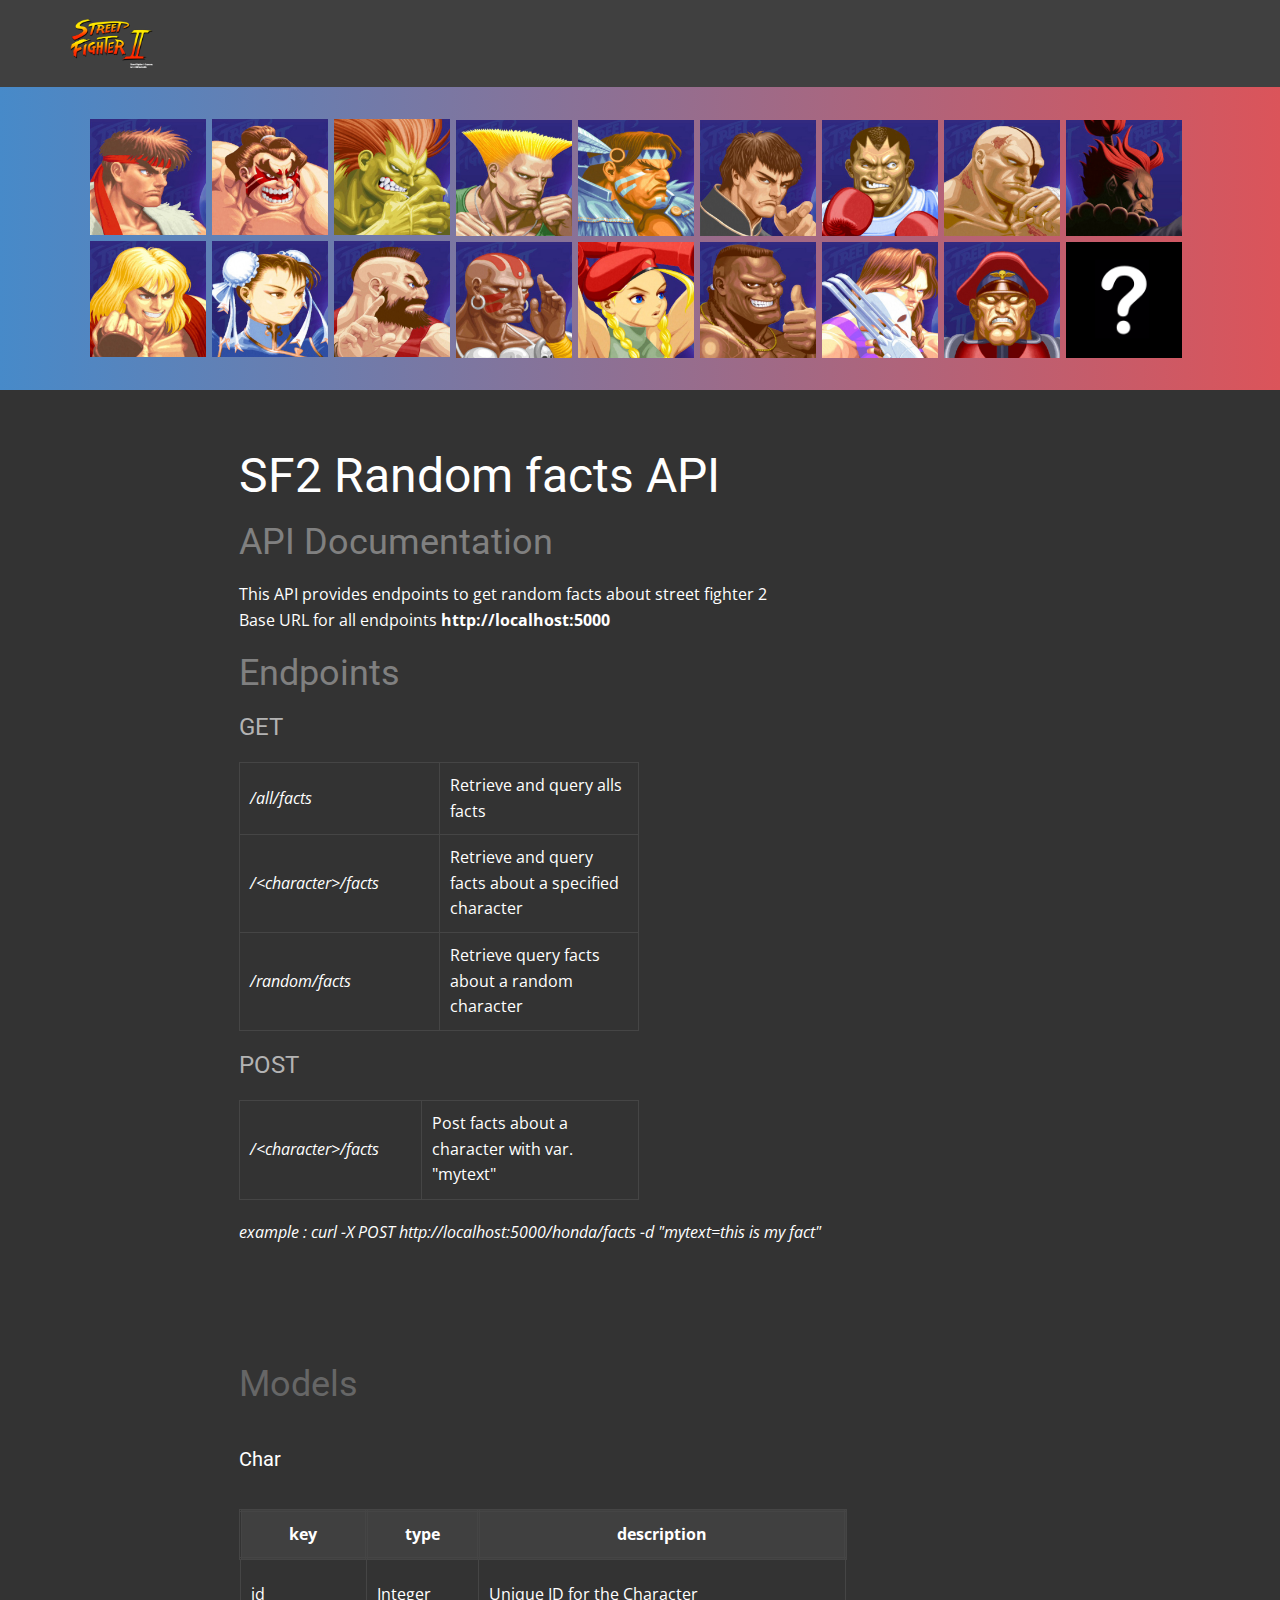
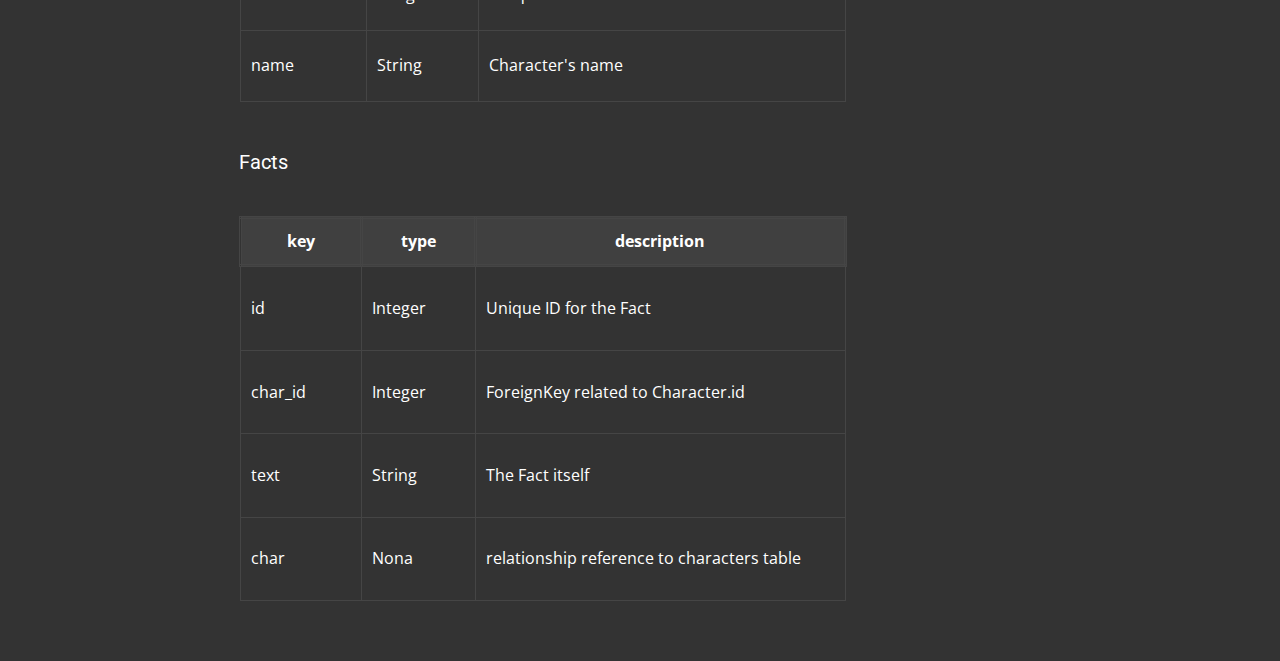
<file: services/myapp/index.html>
<!DOCTYPE html>
<html style="font-size: 16px;">
  <head>
    <meta name="viewport" content="width=device-width, initial-scale=1.0">
    <meta charset="utf-8">
    <meta name="keywords" content="Character Select">
    <meta name="description" content="">
    <meta name="page_type" content="np-template-header-footer-from-plugin">
    <title>SF2 Random facts</title>
    <link rel="stylesheet" href="nicepage.css" media="screen">
<link rel="stylesheet" href="SF2-Random-facts.css" media="screen">
    <script class="u-script" type="text/javascript" src="jquery.js" defer=""></script>
    <script class="u-script" type="text/javascript" src="nicepage.js" defer=""></script>
    
    
    
    
    <link id="u-theme-google-font" rel="stylesheet" href="https://fonts.googleapis.com/css?family=Roboto:100,100i,300,300i,400,400i,500,500i,700,700i,900,900i|Open+Sans:300,300i,400,400i,600,600i,700,700i,800,800i">
    <link id="u-page-google-font" rel="stylesheet" href="https://fonts.googleapis.com/css?family=ABeeZee">
    <script type="application/ld+json">{
		"@context": "http://schema.org",
		"@type": "Organization",
		"name": "Site1",
		"url": "index.html",
		"logo": "images/sf2logo.png"
}</script>
    <meta property="og:title" content="SF2 Random facts">
    <meta property="og:type" content="website">
    <meta name="theme-color" content="#478ac9">
    <link rel="canonical" href="index.html">
    <meta property="og:url" content="index.html">
  </head>
  <body data-home-page="SF2-Random-facts.html" data-home-page-title="SF2 Random facts" class="u-body u-gradient" style="background-image: linear-gradient(to right, #478ac9, #db545a);"><header class="u-clearfix u-grey-75 u-header u-header" id="sec-b655"><div class="u-clearfix u-sheet u-valign-middle u-sheet-1">
        <a href="#" class="u-image u-logo u-image-1">
          <img src="images/sf2logo.png" class="u-logo-image u-logo-image-1" data-image-width="83">
        </a>
      </div></header>
    <section class="u-align-center u-clearfix u-section-1" id="sec-33a7">
      <div class="u-clearfix u-sheet u-valign-middle-xl u-sheet-1">
        <div class="u-clearfix u-gutter-6 u-layout-wrap u-layout-wrap-1">
          <div class="u-gutter-0 u-layout">
            <div class="u-layout-col">
              <div class="u-size-30">
                <div class="u-layout-row">
                  <div class="u-container-style u-effect-hover-zoom u-layout-cell u-left-cell u-size-20 u-layout-cell-1" src="" data-image-width="800" data-image-height="803" data-href="http://localhost:5000/ryu/facts">
                    <div class="u-background-effect u-expanded">
                      <div class="u-background-effect-image u-expanded u-image u-image-1" data-image-width="800" data-image-height="803"></div>
                    </div>
                    <div class="u-container-layout u-container-layout-1"></div>
                  </div>
                  <div class="u-container-style u-effect-hover-zoom u-layout-cell u-size-20 u-layout-cell-2" src="" data-href="http://localhost:5000/honda/facts">
                    <div class="u-background-effect u-expanded">
                      <div class="u-background-effect-image u-expanded u-image u-image-2"></div>
                    </div>
                    <div class="u-container-layout u-container-layout-2"></div>
                  </div>
                  <div class="u-container-style u-effect-hover-zoom u-layout-cell u-right-cell u-size-20 u-layout-cell-3" src="" data-href="http://localhost:5000/blanka/facts">
                    <div class="u-background-effect u-expanded">
                      <div class="u-background-effect-image u-expanded u-image u-image-3"></div>
                    </div>
                    <div class="u-container-layout u-container-layout-3"></div>
                  </div>
                </div>
              </div>
              <div class="u-size-30">
                <div class="u-layout-row">
                  <div class="u-container-style u-effect-hover-zoom u-layout-cell u-left-cell u-size-20 u-layout-cell-4" src="" data-href="http://localhost:5000/ken/facts">
                    <div class="u-background-effect u-expanded">
                      <div class="u-background-effect-image u-expanded u-image u-image-4"></div>
                    </div>
                    <div class="u-container-layout u-container-layout-4"></div>
                  </div>
                  <div class="u-container-style u-effect-hover-zoom u-layout-cell u-size-20 u-layout-cell-5" src="" data-href="http://localhost:5000/chunli/facts">
                    <div class="u-background-effect u-expanded">
                      <div class="u-background-effect-image u-expanded u-image u-image-5"></div>
                    </div>
                    <div class="u-container-layout u-container-layout-5"></div>
                  </div>
                  <div class="u-container-style u-effect-hover-zoom u-layout-cell u-right-cell u-size-20 u-layout-cell-6" src="" data-href="http://localhost:5000/zangief/facts">
                    <div class="u-background-effect u-expanded">
                      <div class="u-background-effect-image u-expanded u-image u-image-6"></div>
                    </div>
                    <div class="u-container-layout u-container-layout-6"></div>
                  </div>
                </div>
              </div>
            </div>
          </div>
        </div>
        <div class="u-clearfix u-gutter-6 u-layout-wrap u-layout-wrap-2">
          <div class="u-gutter-0 u-layout">
            <div class="u-layout-col">
              <div class="u-size-30">
                <div class="u-layout-row">
                  <div class="u-container-style u-effect-hover-zoom u-layout-cell u-left-cell u-size-20 u-layout-cell-7" src="" data-href="http://localhost:5000/balrog/facts">
                    <div class="u-background-effect u-expanded">
                      <div class="u-background-effect-image u-expanded u-image u-image-7"></div>
                    </div>
                    <div class="u-container-layout u-container-layout-7"></div>
                  </div>
                  <div class="u-container-style u-effect-hover-zoom u-layout-cell u-size-20 u-layout-cell-8" src="" data-href="http://localhost:5000/sagat/facts">
                    <div class="u-background-effect u-expanded">
                      <div class="u-background-effect-image u-expanded u-image u-image-8"></div>
                    </div>
                    <div class="u-container-layout u-container-layout-8"></div>
                  </div>
                  <div class="u-container-style u-effect-hover-zoom u-layout-cell u-right-cell u-size-20 u-layout-cell-9" src="" data-href="http://localhost:5000/akuma/facts">
                    <div class="u-background-effect u-expanded">
                      <div class="u-background-effect-image u-expanded u-image u-image-9"></div>
                    </div>
                    <div class="u-container-layout u-container-layout-9"></div>
                  </div>
                </div>
              </div>
              <div class="u-size-30">
                <div class="u-layout-row">
                  <div class="u-container-style u-effect-hover-zoom u-layout-cell u-left-cell u-size-20 u-layout-cell-10" src="" data-href="http://localhost:5000/vega/facts">
                    <div class="u-background-effect u-expanded">
                      <div class="u-background-effect-image u-expanded u-image u-image-10"></div>
                    </div>
                    <div class="u-container-layout u-container-layout-10"></div>
                  </div>
                  <div class="u-container-style u-effect-hover-zoom u-layout-cell u-size-20 u-layout-cell-11" src="" data-href="http://localhost:5000/bison/facts">
                    <div class="u-background-effect u-expanded">
                      <div class="u-background-effect-image u-expanded u-image u-image-11"></div>
                    </div>
                    <div class="u-container-layout u-container-layout-11"></div>
                  </div>
                  <div class="u-container-style u-effect-hover-zoom u-layout-cell u-right-cell u-size-20 u-layout-cell-12" src="" data-image-width="1080" data-image-height="1080" data-href="http://localhost:5000/random/facts">
                    <div class="u-background-effect u-expanded">
                      <div class="u-background-effect-image u-expanded u-image u-image-12" data-image-width="512" data-image-height="512"></div>
                    </div>
                    <div class="u-container-layout u-container-layout-12"></div>
                  </div>
                </div>
              </div>
            </div>
          </div>
        </div>
        <div class="u-clearfix u-gutter-6 u-layout-wrap u-layout-wrap-3">
          <div class="u-gutter-0 u-layout">
            <div class="u-layout-col">
              <div class="u-size-30">
                <div class="u-layout-row">
                  <div class="u-container-style u-effect-hover-zoom u-layout-cell u-left-cell u-size-20 u-layout-cell-13" src="" data-href="http://localhost:5000/guile/facts">
                    <div class="u-background-effect u-expanded">
                      <div class="u-background-effect-image u-expanded u-image u-image-13"></div>
                    </div>
                    <div class="u-container-layout u-container-layout-13"></div>
                  </div>
                  <div class="u-container-style u-effect-hover-zoom u-layout-cell u-size-20 u-layout-cell-14" src="" data-href="http://localhost:5000/thawk/facts">
                    <div class="u-background-effect u-expanded">
                      <div class="u-background-effect-image u-expanded u-image u-image-14"></div>
                    </div>
                    <div class="u-container-layout u-container-layout-14"></div>
                  </div>
                  <div class="u-container-style u-effect-hover-zoom u-layout-cell u-right-cell u-size-20 u-layout-cell-15" src="" data-href="http://localhost:5000/feilong/facts">
                    <div class="u-background-effect u-expanded">
                      <div class="u-background-effect-image u-expanded u-image u-image-15"></div>
                    </div>
                    <div class="u-container-layout u-container-layout-15"></div>
                  </div>
                </div>
              </div>
              <div class="u-size-30">
                <div class="u-layout-row">
                  <div class="u-container-style u-effect-hover-zoom u-layout-cell u-left-cell u-size-20 u-layout-cell-16" src="" data-href="http://localhost:5000/dhalsim/facts">
                    <div class="u-background-effect u-expanded">
                      <div class="u-background-effect-image u-expanded u-image u-image-16"></div>
                    </div>
                    <div class="u-container-layout u-container-layout-16"></div>
                  </div>
                  <div class="u-container-style u-effect-hover-zoom u-layout-cell u-size-20 u-layout-cell-17" src="" data-href="http://localhost:5000/cammy/facts">
                    <div class="u-background-effect u-expanded">
                      <div class="u-background-effect-image u-expanded u-image u-image-17"></div>
                    </div>
                    <div class="u-container-layout u-container-layout-17"></div>
                  </div>
                  <div class="u-container-style u-effect-hover-zoom u-layout-cell u-right-cell u-size-20 u-layout-cell-18" src="" data-href="http://localhost:5000/deejay/facts">
                    <div class="u-background-effect u-expanded">
                      <div class="u-background-effect-image u-expanded u-image u-image-18"></div>
                    </div>
                    <div class="u-container-layout u-container-layout-18"></div>
                  </div>
                </div>
              </div>
            </div>
          </div>
        </div>
      </div>
    </section>
    <section class="u-clearfix u-grey-80 u-section-2" id="sec-71ea">
      <div class="u-clearfix u-sheet u-sheet-1">
        <h1 class="u-text u-text-1">SF2 Random facts API</h1>
        <h2 class="u-text u-text-default u-text-grey-50 u-text-2"> API Documentation</h2>
        <p class="u-text u-text-3">This API provides endpoints to get random facts about street fighter 2<br>Base URL for all endpoints&nbsp;<b>http://localhost:5000</b>
        </p>
        <h2 class="u-text u-text-default u-text-grey-50 u-text-4"> Endpoints</h2>
        <h4 class="u-text u-text-default u-text-grey-30 u-text-5"> GET</h4>
        <table class="u-expanded-width-xs u-table u-table-1">
          <colgroup>
            <col width="50%">
            <col width="50%">
          </colgroup>
          <tbody class="u-table-body">
            <tr>
              <td class="u-border-1 u-border-grey-dark-1 u-table-cell"><i>/all/facts</i>
              </td>
              <td class="u-border-1 u-border-grey-dark-1 u-table-cell">Retrieve and query alls facts</td>
            </tr>
            <tr>
              <td class="u-border-1 u-border-grey-dark-1 u-table-cell"><i>/&lt;character&gt;/facts</i>
              </td>
              <td class="u-border-1 u-border-grey-dark-1 u-table-cell">Retrieve and query facts about a specified character</td>
            </tr>
            <tr>
              <td class="u-border-1 u-border-grey-dark-1 u-table-cell"><i>/random/facts</i>
              </td>
              <td class="u-border-1 u-border-grey-dark-1 u-table-cell">Retrieve query facts about a random character</td>
            </tr>
          </tbody>
        </table>
        <h4 class="u-text u-text-grey-30 u-text-6"> POST</h4>
        <table class="u-expanded-width-xs u-table u-table-2">
          <colgroup>
            <col width="45.5%">
            <col width="54.5%">
          </colgroup>
          <tbody class="u-table-body">
            <tr>
              <td class="u-border-1 u-border-grey-dark-1 u-table-cell"><i>/&lt;character&gt;/facts</i>
              </td>
              <td class="u-border-1 u-border-grey-dark-1 u-table-cell">Post facts about a character with var. "mytext"<br>
              </td>
            </tr>
          </tbody>
        </table>
        <p class="u-text u-text-7"> example :&nbsp;curl -X POST http://localhost:5000/honda/facts -d "mytext=this is my fact"</p>
      </div>
    </section>
    <section class="u-clearfix u-grey-80 u-section-3" id="sec-530b">
      <div class="u-clearfix u-sheet u-sheet-1">
        <h2 class="u-text u-text-grey-60 u-text-1">Models</h2>
        <h5 class="u-text u-text-2"> Char</h5>
        <table class="u-expanded-width-xs u-table u-table-1">
          <colgroup>
            <col width="20.8%">
            <col width="18.5%">
            <col width="60.7%">
          </colgroup>
          <thead class="u-align-center u-grey-75 u-table-header u-table-header-1">
            <tr>
              <th class="u-border-3 u-border-grey-dark-1 u-table-cell u-table-cell-1">key</th>
              <th class="u-border-3 u-border-grey-dark-1 u-table-cell u-table-cell-2">type</th>
              <th class="u-border-3 u-border-grey-dark-1 u-table-cell u-table-cell-3">description</th>
            </tr>
          </thead>
          <tbody class="u-table-body">
            <tr>
              <td class="u-border-1 u-border-grey-dark-1 u-table-cell">id</td>
              <td class="u-border-1 u-border-grey-dark-1 u-table-cell">Integer</td>
              <td class="u-border-1 u-border-grey-dark-1 u-table-cell">Unique ID for the&nbsp;Character</td>
            </tr>
            <tr>
              <td class="u-border-1 u-border-grey-dark-1 u-table-cell">name</td>
              <td class="u-border-1 u-border-grey-dark-1 u-table-cell">String</td>
              <td class="u-border-1 u-border-grey-dark-1 u-table-cell">Character's name</td>
            </tr>
          </tbody>
        </table>
        <h5 class="u-text u-text-default u-text-3"> Facts</h5>
        <table class="u-expanded-width-xs u-table u-table-2">
          <colgroup>
            <col width="20%">
            <col width="18.8%">
            <col width="61.2%">
          </colgroup>
          <thead class="u-align-center u-grey-75 u-table-header u-table-header-2">
            <tr>
              <th class="u-border-3 u-border-grey-dark-1 u-table-cell u-table-cell-10">key</th>
              <th class="u-border-3 u-border-grey-dark-1 u-table-cell u-table-cell-11">type</th>
              <th class="u-border-3 u-border-grey-dark-1 u-table-cell u-table-cell-12">description</th>
            </tr>
          </thead>
          <tbody class="u-table-body">
            <tr>
              <td class="u-border-1 u-border-grey-dark-1 u-table-cell">id</td>
              <td class="u-border-1 u-border-grey-dark-1 u-table-cell">Integer</td>
              <td class="u-border-1 u-border-grey-dark-1 u-table-cell">Unique ID for the&nbsp;Fact</td>
            </tr>
            <tr>
              <td class="u-border-1 u-border-grey-dark-1 u-table-cell">char_id</td>
              <td class="u-border-1 u-border-grey-dark-1 u-table-cell">Integer</td>
              <td class="u-border-1 u-border-grey-dark-1 u-table-cell">ForeignKey related to Character.id</td>
            </tr>
            <tr>
              <td class="u-border-1 u-border-grey-dark-1 u-table-cell">text</td>
              <td class="u-border-1 u-border-grey-dark-1 u-table-cell">String</td>
              <td class="u-border-1 u-border-grey-dark-1 u-table-cell">The&nbsp;Fact&nbsp;itself</td>
            </tr>
            <tr>
              <td class="u-border-1 u-border-grey-dark-1 u-table-cell">char</td>
              <td class="u-border-1 u-border-grey-dark-1 u-table-cell">Nona</td>
              <td class="u-border-1 u-border-grey-dark-1 u-table-cell">relationship reference to&nbsp;characters table</td>
            </tr>
          </tbody>
        </table>
      </div>
    </section>
    
    
    
    <span style="height: 64px; width: 64px; margin-left: 0; margin-right: auto; margin-top: 0; background-image: none; right: 20px; bottom: 20px" class="u-back-to-top u-icon u-icon-circle u-opacity u-opacity-85 u-palette-1-base u-spacing-15" data-href="#">
      <svg class="u-svg-link" preserveAspectRatio="xMidYMin slice" viewBox="0 0 551.13 551.13"><use xmlns:xlink="http://www.w3.org/1999/xlink" xlink:href="#svg-1d98"></use></svg>
      <svg class="u-svg-content" enable-background="new 0 0 551.13 551.13" viewBox="0 0 551.13 551.13" xmlns="http://www.w3.org/2000/svg" id="svg-1d98"><path d="m275.565 189.451 223.897 223.897h51.668l-275.565-275.565-275.565 275.565h51.668z"></path></svg>
    </span>
  </body>
</html>
</file>
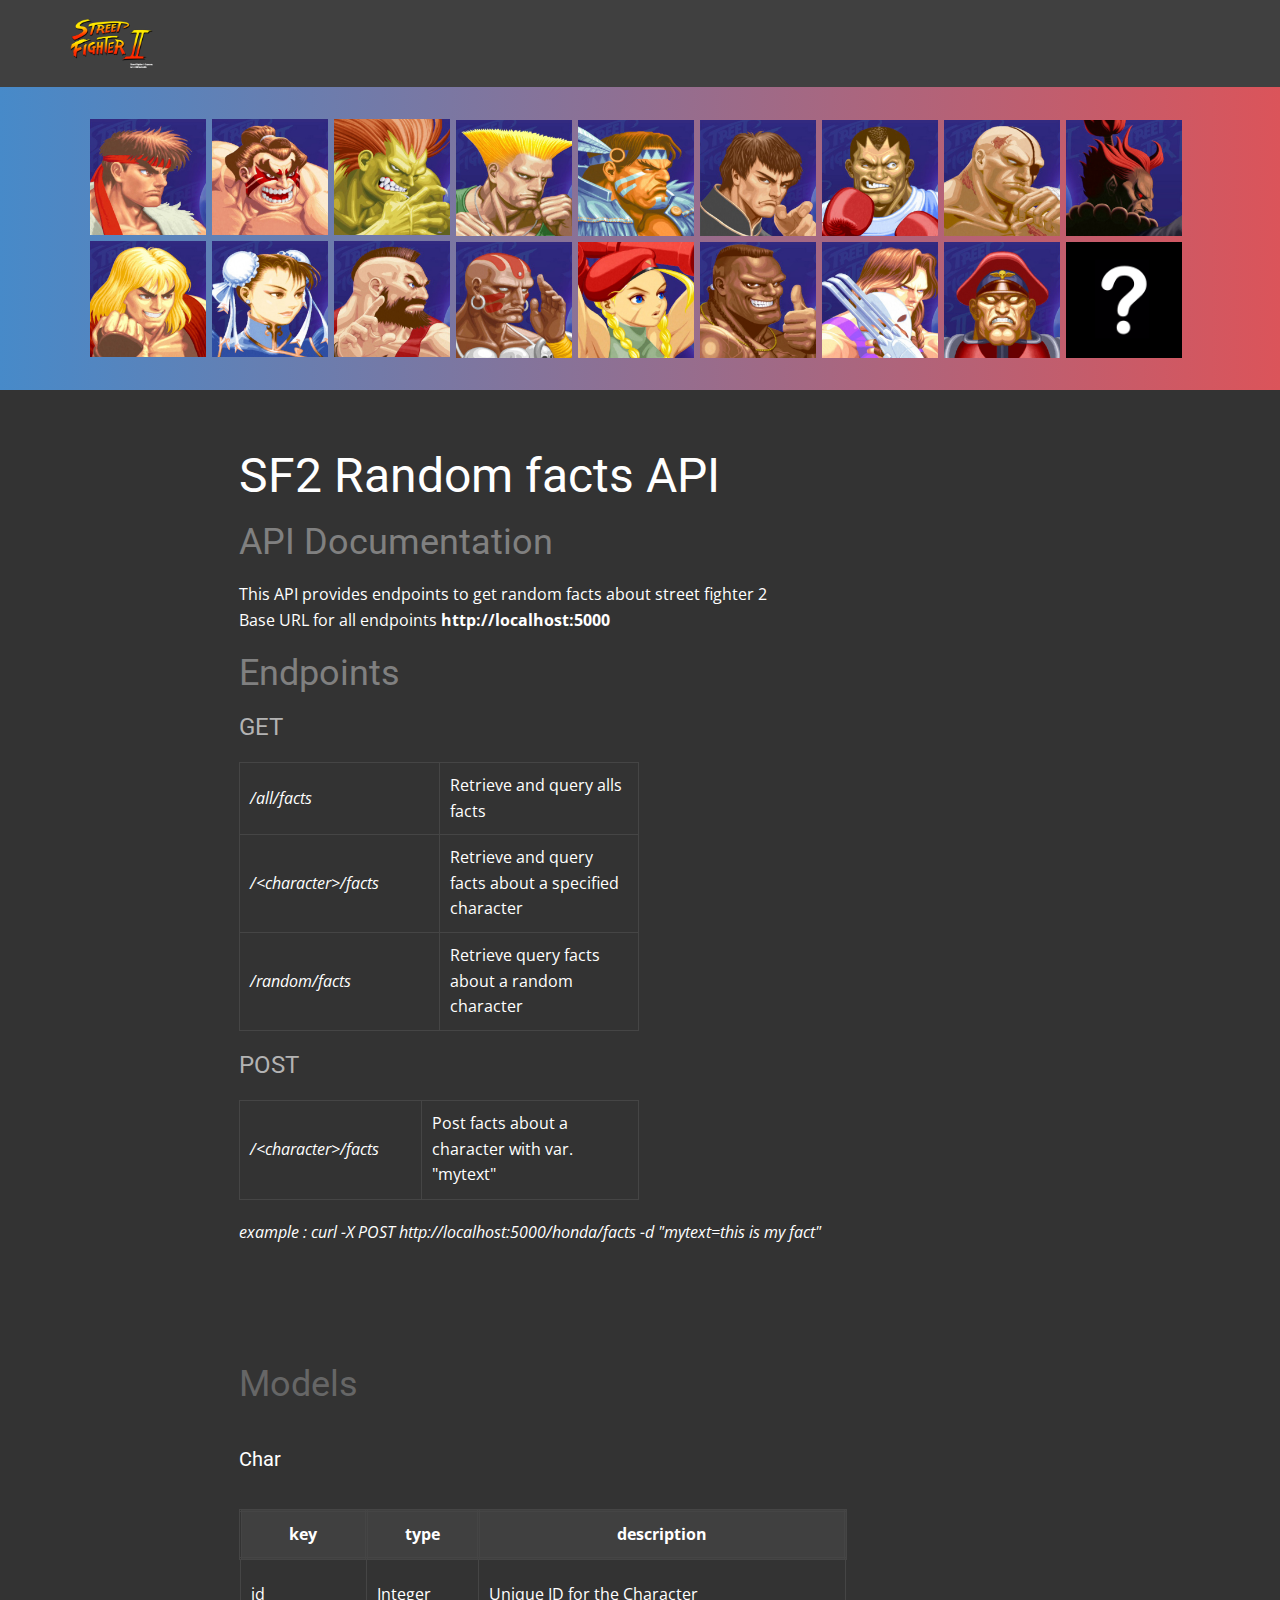
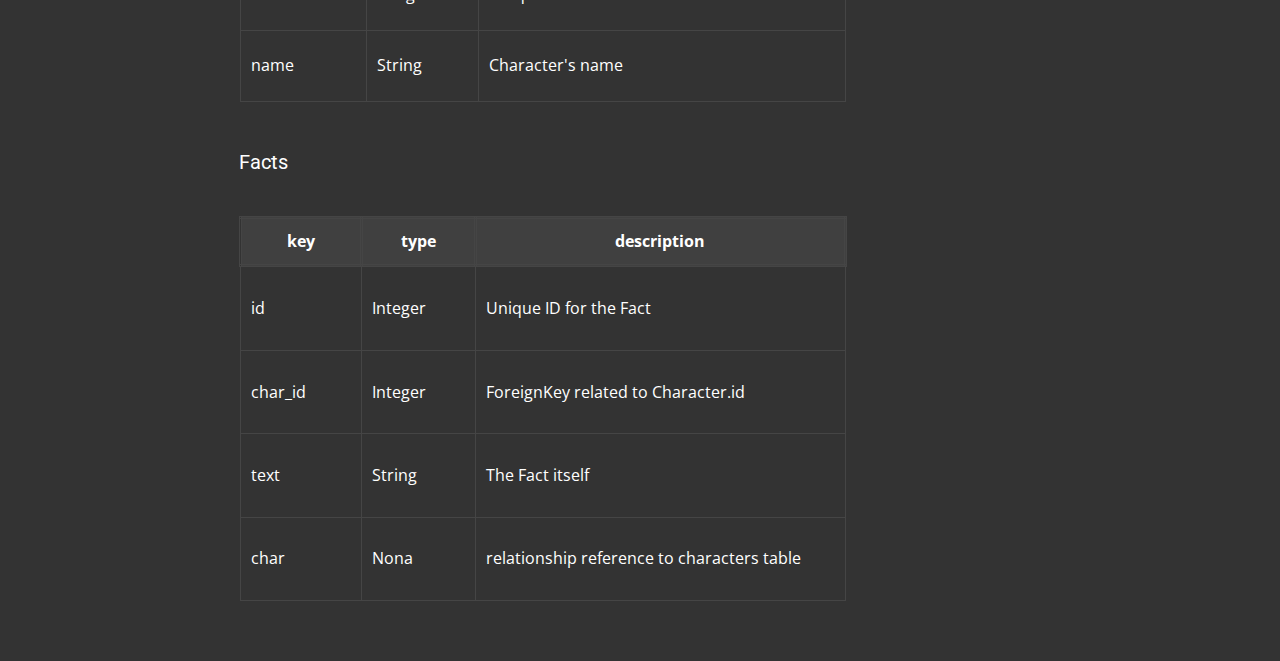
<file: services/myapp/SF2-Random-facts.html>
<!DOCTYPE html>
<html style="font-size: 16px;">
  <head>
    <meta name="viewport" content="width=device-width, initial-scale=1.0">
    <meta charset="utf-8">
    <meta name="keywords" content="Character Select">
    <meta name="description" content="">
    <meta name="page_type" content="np-template-header-footer-from-plugin">
    <title>SF2 Random facts</title>
    <link rel="stylesheet" href="nicepage.css" media="screen">
<link rel="stylesheet" href="SF2-Random-facts.css" media="screen">
    <script class="u-script" type="text/javascript" src="jquery.js" defer=""></script>
    <script class="u-script" type="text/javascript" src="nicepage.js" defer=""></script>
    
    
    
    
    <link id="u-theme-google-font" rel="stylesheet" href="https://fonts.googleapis.com/css?family=Roboto:100,100i,300,300i,400,400i,500,500i,700,700i,900,900i|Open+Sans:300,300i,400,400i,600,600i,700,700i,800,800i">
    <link id="u-page-google-font" rel="stylesheet" href="https://fonts.googleapis.com/css?family=ABeeZee">
    <script type="application/ld+json">{
		"@context": "http://schema.org",
		"@type": "Organization",
		"name": "Site1",
		"url": "index.html",
		"logo": "images/sf2logo.png"
}</script>
    <meta property="og:title" content="SF2 Random facts">
    <meta property="og:type" content="website">
    <meta name="theme-color" content="#478ac9">
    <link rel="canonical" href="index.html">
    <meta property="og:url" content="index.html">
  </head>
  <body class="u-body u-gradient" style="background-image: linear-gradient(to right, #478ac9, #db545a);"><header class="u-clearfix u-grey-75 u-header u-header" id="sec-b655"><div class="u-clearfix u-sheet u-valign-middle u-sheet-1">
        <a href="#" class="u-image u-logo u-image-1">
          <img src="images/sf2logo.png" class="u-logo-image u-logo-image-1" data-image-width="83">
        </a>
      </div></header>
    <section class="u-align-center u-clearfix u-section-1" id="sec-33a7">
      <div class="u-clearfix u-sheet u-valign-middle-xl u-sheet-1">
        <div class="u-clearfix u-gutter-6 u-layout-wrap u-layout-wrap-1">
          <div class="u-gutter-0 u-layout">
            <div class="u-layout-col">
              <div class="u-size-30">
                <div class="u-layout-row">
                  <div class="u-container-style u-effect-hover-zoom u-layout-cell u-left-cell u-size-20 u-layout-cell-1" src="" data-image-width="800" data-image-height="803" data-href="http://localhost:5000/ryu/facts">
                    <div class="u-background-effect u-expanded">
                      <div class="u-background-effect-image u-expanded u-image u-image-1" data-image-width="800" data-image-height="803"></div>
                    </div>
                    <div class="u-container-layout u-container-layout-1"></div>
                  </div>
                  <div class="u-container-style u-effect-hover-zoom u-layout-cell u-size-20 u-layout-cell-2" src="" data-href="http://localhost:5000/honda/facts">
                    <div class="u-background-effect u-expanded">
                      <div class="u-background-effect-image u-expanded u-image u-image-2"></div>
                    </div>
                    <div class="u-container-layout u-container-layout-2"></div>
                  </div>
                  <div class="u-container-style u-effect-hover-zoom u-layout-cell u-right-cell u-size-20 u-layout-cell-3" src="" data-href="http://localhost:5000/blanka/facts">
                    <div class="u-background-effect u-expanded">
                      <div class="u-background-effect-image u-expanded u-image u-image-3"></div>
                    </div>
                    <div class="u-container-layout u-container-layout-3"></div>
                  </div>
                </div>
              </div>
              <div class="u-size-30">
                <div class="u-layout-row">
                  <div class="u-container-style u-effect-hover-zoom u-layout-cell u-left-cell u-size-20 u-layout-cell-4" src="" data-href="http://localhost:5000/ken/facts">
                    <div class="u-background-effect u-expanded">
                      <div class="u-background-effect-image u-expanded u-image u-image-4"></div>
                    </div>
                    <div class="u-container-layout u-container-layout-4"></div>
                  </div>
                  <div class="u-container-style u-effect-hover-zoom u-layout-cell u-size-20 u-layout-cell-5" src="" data-href="http://localhost:5000/chunli/facts">
                    <div class="u-background-effect u-expanded">
                      <div class="u-background-effect-image u-expanded u-image u-image-5"></div>
                    </div>
                    <div class="u-container-layout u-container-layout-5"></div>
                  </div>
                  <div class="u-container-style u-effect-hover-zoom u-layout-cell u-right-cell u-size-20 u-layout-cell-6" src="" data-href="http://localhost:5000/zangief/facts">
                    <div class="u-background-effect u-expanded">
                      <div class="u-background-effect-image u-expanded u-image u-image-6"></div>
                    </div>
                    <div class="u-container-layout u-container-layout-6"></div>
                  </div>
                </div>
              </div>
            </div>
          </div>
        </div>
        <div class="u-clearfix u-gutter-6 u-layout-wrap u-layout-wrap-2">
          <div class="u-gutter-0 u-layout">
            <div class="u-layout-col">
              <div class="u-size-30">
                <div class="u-layout-row">
                  <div class="u-container-style u-effect-hover-zoom u-layout-cell u-left-cell u-size-20 u-layout-cell-7" src="" data-href="http://localhost:5000/balrog/facts">
                    <div class="u-background-effect u-expanded">
                      <div class="u-background-effect-image u-expanded u-image u-image-7"></div>
                    </div>
                    <div class="u-container-layout u-container-layout-7"></div>
                  </div>
                  <div class="u-container-style u-effect-hover-zoom u-layout-cell u-size-20 u-layout-cell-8" src="" data-href="http://localhost:5000/sagat/facts">
                    <div class="u-background-effect u-expanded">
                      <div class="u-background-effect-image u-expanded u-image u-image-8"></div>
                    </div>
                    <div class="u-container-layout u-container-layout-8"></div>
                  </div>
                  <div class="u-container-style u-effect-hover-zoom u-layout-cell u-right-cell u-size-20 u-layout-cell-9" src="" data-href="http://localhost:5000/akuma/facts">
                    <div class="u-background-effect u-expanded">
                      <div class="u-background-effect-image u-expanded u-image u-image-9"></div>
                    </div>
                    <div class="u-container-layout u-container-layout-9"></div>
                  </div>
                </div>
              </div>
              <div class="u-size-30">
                <div class="u-layout-row">
                  <div class="u-container-style u-effect-hover-zoom u-layout-cell u-left-cell u-size-20 u-layout-cell-10" src="" data-href="http://localhost:5000/vega/facts">
                    <div class="u-background-effect u-expanded">
                      <div class="u-background-effect-image u-expanded u-image u-image-10"></div>
                    </div>
                    <div class="u-container-layout u-container-layout-10"></div>
                  </div>
                  <div class="u-container-style u-effect-hover-zoom u-layout-cell u-size-20 u-layout-cell-11" src="" data-href="http://localhost:5000/bison/facts">
                    <div class="u-background-effect u-expanded">
                      <div class="u-background-effect-image u-expanded u-image u-image-11"></div>
                    </div>
                    <div class="u-container-layout u-container-layout-11"></div>
                  </div>
                  <div class="u-container-style u-effect-hover-zoom u-layout-cell u-right-cell u-size-20 u-layout-cell-12" src="" data-image-width="1080" data-image-height="1080" data-href="http://localhost:5000/random/facts">
                    <div class="u-background-effect u-expanded">
                      <div class="u-background-effect-image u-expanded u-image u-image-12" data-image-width="512" data-image-height="512"></div>
                    </div>
                    <div class="u-container-layout u-container-layout-12"></div>
                  </div>
                </div>
              </div>
            </div>
          </div>
        </div>
        <div class="u-clearfix u-gutter-6 u-layout-wrap u-layout-wrap-3">
          <div class="u-gutter-0 u-layout">
            <div class="u-layout-col">
              <div class="u-size-30">
                <div class="u-layout-row">
                  <div class="u-container-style u-effect-hover-zoom u-layout-cell u-left-cell u-size-20 u-layout-cell-13" src="" data-href="http://localhost:5000/guile/facts">
                    <div class="u-background-effect u-expanded">
                      <div class="u-background-effect-image u-expanded u-image u-image-13"></div>
                    </div>
                    <div class="u-container-layout u-container-layout-13"></div>
                  </div>
                  <div class="u-container-style u-effect-hover-zoom u-layout-cell u-size-20 u-layout-cell-14" src="" data-href="http://localhost:5000/thawk/facts">
                    <div class="u-background-effect u-expanded">
                      <div class="u-background-effect-image u-expanded u-image u-image-14"></div>
                    </div>
                    <div class="u-container-layout u-container-layout-14"></div>
                  </div>
                  <div class="u-container-style u-effect-hover-zoom u-layout-cell u-right-cell u-size-20 u-layout-cell-15" src="" data-href="http://localhost:5000/feilong/facts">
                    <div class="u-background-effect u-expanded">
                      <div class="u-background-effect-image u-expanded u-image u-image-15"></div>
                    </div>
                    <div class="u-container-layout u-container-layout-15"></div>
                  </div>
                </div>
              </div>
              <div class="u-size-30">
                <div class="u-layout-row">
                  <div class="u-container-style u-effect-hover-zoom u-layout-cell u-left-cell u-size-20 u-layout-cell-16" src="" data-href="http://localhost:5000/dhalsim/facts">
                    <div class="u-background-effect u-expanded">
                      <div class="u-background-effect-image u-expanded u-image u-image-16"></div>
                    </div>
                    <div class="u-container-layout u-container-layout-16"></div>
                  </div>
                  <div class="u-container-style u-effect-hover-zoom u-layout-cell u-size-20 u-layout-cell-17" src="" data-href="http://localhost:5000/cammy/facts">
                    <div class="u-background-effect u-expanded">
                      <div class="u-background-effect-image u-expanded u-image u-image-17"></div>
                    </div>
                    <div class="u-container-layout u-container-layout-17"></div>
                  </div>
                  <div class="u-container-style u-effect-hover-zoom u-layout-cell u-right-cell u-size-20 u-layout-cell-18" src="" data-href="http://localhost:5000/deejay/facts">
                    <div class="u-background-effect u-expanded">
                      <div class="u-background-effect-image u-expanded u-image u-image-18"></div>
                    </div>
                    <div class="u-container-layout u-container-layout-18"></div>
                  </div>
                </div>
              </div>
            </div>
          </div>
        </div>
      </div>
    </section>
    <section class="u-clearfix u-grey-80 u-section-2" id="sec-71ea">
      <div class="u-clearfix u-sheet u-sheet-1">
        <h1 class="u-text u-text-1">SF2 Random facts API</h1>
        <h2 class="u-text u-text-default u-text-grey-50 u-text-2"> API Documentation</h2>
        <p class="u-text u-text-3">This API provides endpoints to get random facts about street fighter 2<br>Base URL for all endpoints&nbsp;<b>http://localhost:5000</b>
        </p>
        <h2 class="u-text u-text-default u-text-grey-50 u-text-4"> Endpoints</h2>
        <h4 class="u-text u-text-default u-text-grey-30 u-text-5"> GET</h4>
        <table class="u-expanded-width-xs u-table u-table-1">
          <colgroup>
            <col width="50%">
            <col width="50%">
          </colgroup>
          <tbody class="u-table-body">
            <tr>
              <td class="u-border-1 u-border-grey-dark-1 u-table-cell"><i>/all/facts</i>
              </td>
              <td class="u-border-1 u-border-grey-dark-1 u-table-cell">Retrieve and query alls facts</td>
            </tr>
            <tr>
              <td class="u-border-1 u-border-grey-dark-1 u-table-cell"><i>/&lt;character&gt;/facts</i>
              </td>
              <td class="u-border-1 u-border-grey-dark-1 u-table-cell">Retrieve and query facts about a specified character</td>
            </tr>
            <tr>
              <td class="u-border-1 u-border-grey-dark-1 u-table-cell"><i>/random/facts</i>
              </td>
              <td class="u-border-1 u-border-grey-dark-1 u-table-cell">Retrieve query facts about a random character</td>
            </tr>
          </tbody>
        </table>
        <h4 class="u-text u-text-grey-30 u-text-6"> POST</h4>
        <table class="u-expanded-width-xs u-table u-table-2">
          <colgroup>
            <col width="45.5%">
            <col width="54.5%">
          </colgroup>
          <tbody class="u-table-body">
            <tr>
              <td class="u-border-1 u-border-grey-dark-1 u-table-cell"><i>/&lt;character&gt;/facts</i>
              </td>
              <td class="u-border-1 u-border-grey-dark-1 u-table-cell">Post facts about a character with var. "mytext"<br>
              </td>
            </tr>
          </tbody>
        </table>
        <p class="u-text u-text-7"> example :&nbsp;curl -X POST http://localhost:5000/honda/facts -d "mytext=this is my fact"</p>
      </div>
    </section>
    <section class="u-clearfix u-grey-80 u-section-3" id="sec-530b">
      <div class="u-clearfix u-sheet u-sheet-1">
        <h2 class="u-text u-text-grey-60 u-text-1">Models</h2>
        <h5 class="u-text u-text-2"> Char</h5>
        <table class="u-expanded-width-xs u-table u-table-1">
          <colgroup>
            <col width="20.8%">
            <col width="18.5%">
            <col width="60.7%">
          </colgroup>
          <thead class="u-align-center u-grey-75 u-table-header u-table-header-1">
            <tr>
              <th class="u-border-3 u-border-grey-dark-1 u-table-cell u-table-cell-1">key</th>
              <th class="u-border-3 u-border-grey-dark-1 u-table-cell u-table-cell-2">type</th>
              <th class="u-border-3 u-border-grey-dark-1 u-table-cell u-table-cell-3">description</th>
            </tr>
          </thead>
          <tbody class="u-table-body">
            <tr>
              <td class="u-border-1 u-border-grey-dark-1 u-table-cell">id</td>
              <td class="u-border-1 u-border-grey-dark-1 u-table-cell">Integer</td>
              <td class="u-border-1 u-border-grey-dark-1 u-table-cell">Unique ID for the&nbsp;Character</td>
            </tr>
            <tr>
              <td class="u-border-1 u-border-grey-dark-1 u-table-cell">name</td>
              <td class="u-border-1 u-border-grey-dark-1 u-table-cell">String</td>
              <td class="u-border-1 u-border-grey-dark-1 u-table-cell">Character's name</td>
            </tr>
          </tbody>
        </table>
        <h5 class="u-text u-text-default u-text-3"> Facts</h5>
        <table class="u-expanded-width-xs u-table u-table-2">
          <colgroup>
            <col width="20%">
            <col width="18.8%">
            <col width="61.2%">
          </colgroup>
          <thead class="u-align-center u-grey-75 u-table-header u-table-header-2">
            <tr>
              <th class="u-border-3 u-border-grey-dark-1 u-table-cell u-table-cell-10">key</th>
              <th class="u-border-3 u-border-grey-dark-1 u-table-cell u-table-cell-11">type</th>
              <th class="u-border-3 u-border-grey-dark-1 u-table-cell u-table-cell-12">description</th>
            </tr>
          </thead>
          <tbody class="u-table-body">
            <tr>
              <td class="u-border-1 u-border-grey-dark-1 u-table-cell">id</td>
              <td class="u-border-1 u-border-grey-dark-1 u-table-cell">Integer</td>
              <td class="u-border-1 u-border-grey-dark-1 u-table-cell">Unique ID for the&nbsp;Fact</td>
            </tr>
            <tr>
              <td class="u-border-1 u-border-grey-dark-1 u-table-cell">char_id</td>
              <td class="u-border-1 u-border-grey-dark-1 u-table-cell">Integer</td>
              <td class="u-border-1 u-border-grey-dark-1 u-table-cell">ForeignKey related to Character.id</td>
            </tr>
            <tr>
              <td class="u-border-1 u-border-grey-dark-1 u-table-cell">text</td>
              <td class="u-border-1 u-border-grey-dark-1 u-table-cell">String</td>
              <td class="u-border-1 u-border-grey-dark-1 u-table-cell">The&nbsp;Fact&nbsp;itself</td>
            </tr>
            <tr>
              <td class="u-border-1 u-border-grey-dark-1 u-table-cell">char</td>
              <td class="u-border-1 u-border-grey-dark-1 u-table-cell">Nona</td>
              <td class="u-border-1 u-border-grey-dark-1 u-table-cell">relationship reference to&nbsp;characters table</td>
            </tr>
          </tbody>
        </table>
      </div>
    </section>
    
    
    
    <span style="height: 64px; width: 64px; margin-left: 0; margin-right: auto; margin-top: 0; background-image: none; right: 20px; bottom: 20px" class="u-back-to-top u-icon u-icon-circle u-opacity u-opacity-85 u-palette-1-base u-spacing-15" data-href="#">
      <svg class="u-svg-link" preserveAspectRatio="xMidYMin slice" viewBox="0 0 551.13 551.13"><use xmlns:xlink="http://www.w3.org/1999/xlink" xlink:href="#svg-1d98"></use></svg>
      <svg class="u-svg-content" enable-background="new 0 0 551.13 551.13" viewBox="0 0 551.13 551.13" xmlns="http://www.w3.org/2000/svg" id="svg-1d98"><path d="m275.565 189.451 223.897 223.897h51.668l-275.565-275.565-275.565 275.565h51.668z"></path></svg>
    </span>
  </body>
</html>
</file>
<file: services/myapp/SF2-Random-facts.css>
.u-section-1 {margin-top: 0; margin-bottom: 0}
.u-section-1 .u-sheet-1 {min-height: 303px}
.u-section-1 .u-layout-wrap-1 {width: 360px; margin: 32px auto 0 20px}
.u-section-1 .u-layout-cell-1 {min-height: 122px; animation-duration: 250ms; transition-duration: 0.5s}
.u-section-1 .u-image-1 {background-image: url("images/Ryu.jpg")}
.u-section-1 .u-container-layout-1 {padding: 30px}
.u-section-1 .u-layout-cell-2 {min-height: 122px}
.u-section-1 .u-image-2 {background-image: url("images/EHonda.jpg")}
.u-section-1 .u-container-layout-2 {padding: 30px}
.u-section-1 .u-layout-cell-3 {min-height: 122px}
.u-section-1 .u-image-3 {background-image: url("images/Blanka.jpg")}
.u-section-1 .u-container-layout-3 {padding: 30px}
.u-section-1 .u-layout-cell-4 {min-height: 122px}
.u-section-1 .u-image-4 {background-image: url("images/Ken.jpg")}
.u-section-1 .u-container-layout-4 {padding: 30px}
.u-section-1 .u-layout-cell-5 {min-height: 122px}
.u-section-1 .u-image-5 {background-image: url("images/ChunLi.jpg")}
.u-section-1 .u-container-layout-5 {padding: 30px}
.u-section-1 .u-layout-cell-6 {min-height: 122px}
.u-section-1 .u-image-6 {background-image: url("images/zangief.jpg")}
.u-section-1 .u-container-layout-6 {padding: 30px}
.u-section-1 .u-layout-wrap-2 {width: 360px; margin: -237px 28px 0 auto}
.u-section-1 .u-layout-cell-7 {min-height: 122px}
.u-section-1 .u-image-7 {background-image: url("images/Balrog.jpg")}
.u-section-1 .u-container-layout-7 {padding: 30px}
.u-section-1 .u-layout-cell-8 {min-height: 122px}
.u-section-1 .u-image-8 {background-image: url("images/Sagat.jpg")}
.u-section-1 .u-container-layout-8 {padding: 30px}
.u-section-1 .u-layout-cell-9 {min-height: 122px}
.u-section-1 .u-image-9 {background-image: url("images/Akuma.jpg")}
.u-section-1 .u-container-layout-9 {padding: 30px}
.u-section-1 .u-layout-cell-10 {min-height: 122px}
.u-section-1 .u-image-10 {background-image: url("images/Vega.jpg")}
.u-section-1 .u-container-layout-10 {padding: 30px}
.u-section-1 .u-layout-cell-11 {min-height: 122px}
.u-section-1 .u-image-11 {background-image: url("images/MBison.jpg")}
.u-section-1 .u-container-layout-11 {padding: 30px}
.u-section-1 .u-layout-cell-12 {min-height: 122px}
.u-section-1 .u-image-12 {background-image: url("images/random.png"); background-position: 50% 50%}
.u-section-1 .u-container-layout-12 {padding: 30px}
.u-section-1 .u-layout-wrap-3 {width: 360px; margin: -238px auto 32px 386px}
.u-section-1 .u-layout-cell-13 {min-height: 122px}
.u-section-1 .u-image-13 {background-image: url("images/Guile.jpg")}
.u-section-1 .u-container-layout-13 {padding: 30px}
.u-section-1 .u-layout-cell-14 {min-height: 122px}
.u-section-1 .u-image-14 {background-image: url("images/THawk.jpg")}
.u-section-1 .u-container-layout-14 {padding: 30px}
.u-section-1 .u-layout-cell-15 {min-height: 122px}
.u-section-1 .u-image-15 {background-image: url("images/FeiLong.jpg")}
.u-section-1 .u-container-layout-15 {padding: 30px}
.u-section-1 .u-layout-cell-16 {min-height: 122px}
.u-section-1 .u-image-16 {background-image: url("images/Dhalsim.jpg")}
.u-section-1 .u-container-layout-16 {padding: 30px}
.u-section-1 .u-layout-cell-17 {min-height: 122px}
.u-section-1 .u-image-17 {background-image: url("images/Cammy.jpg")}
.u-section-1 .u-container-layout-17 {padding: 30px}
.u-section-1 .u-layout-cell-18 {min-height: 122px}
.u-section-1 .u-image-18 {background-image: url("images/DeeJay.jpg")}
.u-section-1 .u-container-layout-18 {padding: 30px} 

@media (max-width: 1199px){ .u-section-1 .u-sheet-1 {min-height: 221px}
.u-section-1 .u-layout-wrap-1 {width: 267px; margin-top: 20px; margin-left: 59px}
.u-section-1 .u-layout-cell-1 {min-height: 84px; background-position: 50% 50%}
.u-section-1 .u-layout-cell-2 {min-height: 84px; background-position: 50% 50%}
.u-section-1 .u-layout-cell-3 {min-height: 84px; background-position: 50% 50%}
.u-section-1 .u-layout-cell-4 {min-height: 84px; background-position: 50% 50%}
.u-section-1 .u-layout-cell-5 {min-height: 84px; background-position: 50% 50%}
.u-section-1 .u-layout-cell-6 {min-height: 84px; background-position: 50% 50%}
.u-section-1 .u-layout-wrap-2 {width: 267px; margin-top: -162px; margin-right: 59px}
.u-section-1 .u-layout-cell-7 {min-height: 84px; background-position: 50% 50%}
.u-section-1 .u-layout-cell-8 {min-height: 84px; background-position: 50% 50%}
.u-section-1 .u-layout-cell-9 {min-height: 84px; background-position: 50% 50%}
.u-section-1 .u-layout-cell-10 {min-height: 84px; background-position: 50% 50%}
.u-section-1 .u-layout-cell-11 {min-height: 84px; background-position: 50% 50%}
.u-section-1 .u-layout-cell-12 {min-height: 84px; background-position: 50% 50%}
.u-section-1 .u-layout-wrap-3 {width: 267px; margin-top: -162px; margin-left: auto; margin-bottom: 39px}
.u-section-1 .u-layout-cell-13 {min-height: 84px; background-position: 50% 50%}
.u-section-1 .u-layout-cell-14 {min-height: 84px; background-position: 50% 50%}
.u-section-1 .u-layout-cell-15 {min-height: 84px; background-position: 50% 50%}
.u-section-1 .u-layout-cell-16 {min-height: 84px; background-position: 50% 50%}
.u-section-1 .u-layout-cell-17 {min-height: 84px; background-position: 50% 50%}
.u-section-1 .u-layout-cell-18 {min-height: 84px; background-position: 50% 50%} }

@media (max-width: 991px){ .u-section-1 .u-sheet-1 {min-height: 198px}
.u-section-1 .u-layout-wrap-1 {width: 229px; margin-left: 0}
.u-section-1 .u-layout-cell-1 {min-height: 74px}
.u-section-1 .u-layout-cell-2 {min-height: 74px}
.u-section-1 .u-layout-cell-3 {min-height: 74px}
.u-section-1 .u-layout-cell-4 {min-height: 74px}
.u-section-1 .u-layout-cell-5 {min-height: 74px}
.u-section-1 .u-layout-cell-6 {min-height: 74px}
.u-section-1 .u-layout-wrap-2 {width: 229px; margin-top: -141px; margin-right: 21px}
.u-section-1 .u-layout-cell-7 {min-height: 74px}
.u-section-1 .u-layout-cell-8 {min-height: 74px}
.u-section-1 .u-layout-cell-9 {min-height: 74px}
.u-section-1 .u-layout-cell-10 {min-height: 74px}
.u-section-1 .u-layout-cell-11 {min-height: 74px}
.u-section-1 .u-layout-cell-12 {min-height: 74px}
.u-section-1 .u-layout-wrap-3 {width: 229px; margin-top: -142px; margin-bottom: 35px; margin-left: 236px}
.u-section-1 .u-layout-cell-13 {min-height: 74px}
.u-section-1 .u-layout-cell-14 {min-height: 74px}
.u-section-1 .u-layout-cell-15 {min-height: 74px}
.u-section-1 .u-layout-cell-16 {min-height: 74px}
.u-section-1 .u-layout-cell-17 {min-height: 74px}
.u-section-1 .u-layout-cell-18 {min-height: 74px} }

@media (max-width: 767px){ .u-section-1 .u-sheet-1 {min-height: 1028px}
.u-section-1 .u-layout-wrap-1 {width: 161px; margin-top: 55px; margin-left: 9px}
.u-section-1 .u-layout-cell-1 {min-height: 156px}
.u-section-1 .u-container-layout-1 {padding-left: 10px; padding-right: 10px}
.u-section-1 .u-layout-cell-2 {min-height: 157px}
.u-section-1 .u-container-layout-2 {padding-left: 10px; padding-right: 10px}
.u-section-1 .u-layout-cell-3 {min-height: 156px}
.u-section-1 .u-container-layout-3 {padding-left: 10px; padding-right: 10px}
.u-section-1 .u-layout-cell-4 {min-height: 156px}
.u-section-1 .u-container-layout-4 {padding-left: 10px; padding-right: 10px}
.u-section-1 .u-layout-cell-5 {min-height: 157px}
.u-section-1 .u-container-layout-5 {padding-left: 10px; padding-right: 10px}
.u-section-1 .u-layout-cell-6 {min-height: 156px}
.u-section-1 .u-container-layout-6 {padding-left: 10px; padding-right: 10px}
.u-section-1 .u-layout-wrap-2 {width: 161px; margin-top: -932px; margin-right: auto; margin-left: 179px}
.u-section-1 .u-layout-cell-7 {min-height: 156px}
.u-section-1 .u-container-layout-7 {padding-left: 10px; padding-right: 10px}
.u-section-1 .u-layout-cell-8 {min-height: 157px}
.u-section-1 .u-container-layout-8 {padding-left: 10px; padding-right: 10px}
.u-section-1 .u-layout-cell-9 {min-height: 156px}
.u-section-1 .u-container-layout-9 {padding-left: 10px; padding-right: 10px}
.u-section-1 .u-layout-cell-10 {min-height: 156px}
.u-section-1 .u-container-layout-10 {padding-left: 10px; padding-right: 10px}
.u-section-1 .u-layout-cell-11 {min-height: 157px}
.u-section-1 .u-container-layout-11 {padding-left: 10px; padding-right: 10px}
.u-section-1 .u-layout-cell-12 {min-height: 156px}
.u-section-1 .u-container-layout-12 {padding-left: 10px; padding-right: 10px}
.u-section-1 .u-layout-wrap-3 {width: 161px; margin: -931px 30px 40px auto}
.u-section-1 .u-layout-cell-13 {min-height: 156px}
.u-section-1 .u-container-layout-13 {padding-left: 10px; padding-right: 10px}
.u-section-1 .u-layout-cell-14 {min-height: 157px}
.u-section-1 .u-container-layout-14 {padding-left: 10px; padding-right: 10px}
.u-section-1 .u-layout-cell-15 {min-height: 156px}
.u-section-1 .u-container-layout-15 {padding-left: 10px; padding-right: 10px}
.u-section-1 .u-layout-cell-16 {min-height: 156px}
.u-section-1 .u-container-layout-16 {padding-left: 10px; padding-right: 10px}
.u-section-1 .u-layout-cell-17 {min-height: 157px}
.u-section-1 .u-container-layout-17 {padding-left: 10px; padding-right: 10px}
.u-section-1 .u-layout-cell-18 {min-height: 156px}
.u-section-1 .u-container-layout-18 {padding-left: 10px; padding-right: 10px} }

@media (max-width: 575px){ .u-section-1 .u-sheet-1 {min-height: 714px}
.u-section-1 .u-layout-wrap-1 {width: 101px; margin-left: 0}
.u-section-1 .u-layout-cell-1 {min-height: 110px}
.u-section-1 .u-layout-cell-2 {min-height: 110px}
.u-section-1 .u-layout-cell-3 {min-height: 110px}
.u-section-1 .u-layout-cell-4 {min-height: 110px}
.u-section-1 .u-layout-cell-5 {min-height: 110px}
.u-section-1 .u-layout-cell-6 {min-height: 110px}
.u-section-1 .u-layout-wrap-2 {width: 101px; margin-top: -653px; margin-left: 112px}
.u-section-1 .u-layout-cell-7 {min-height: 110px}
.u-section-1 .u-layout-cell-8 {min-height: 109px}
.u-section-1 .u-layout-cell-9 {min-height: 110px}
.u-section-1 .u-layout-cell-10 {min-height: 110px}
.u-section-1 .u-layout-cell-11 {min-height: 109px}
.u-section-1 .u-layout-cell-12 {min-height: 110px}
.u-section-1 .u-layout-wrap-3 {width: 101px; margin-top: -652px; margin-right: 15px; margin-bottom: 31px}
.u-section-1 .u-layout-cell-13 {min-height: 110px}
.u-section-1 .u-layout-cell-14 {min-height: 109px}
.u-section-1 .u-layout-cell-15 {min-height: 110px}
.u-section-1 .u-layout-cell-16 {min-height: 110px}
.u-section-1 .u-layout-cell-17 {min-height: 109px}
.u-section-1 .u-layout-cell-18 {min-height: 110px} }.u-section-2 {background-image: none}
.u-section-2 .u-sheet-1 {min-height: 860px}
.u-section-2 .u-text-1 {width: 803px; margin: 60px auto 0}
.u-section-2 .u-text-2 {margin: 20px auto 0 169px}
.u-section-2 .u-text-3 {width: 803px; margin: 20px 169px 0}
.u-section-2 .u-text-4 {margin: 20px auto 0 169px}
.u-section-2 .u-text-5 {width: 161px; margin: 20px auto 0 169px}
.u-section-2 .u-table-1 {min-height: 100px; width: 400px; margin: 20px auto 0 169px}
.u-section-2 .u-text-6 {width: 161px; margin: 20px auto 0 169px}
.u-section-2 .u-table-2 {min-height: 100px; height: 100px; width: 400px; margin: 20px auto 0 169px}
.u-section-2 .u-text-7 {font-style: italic; margin: 20px -167px 60px 169px} 

@media (max-width: 1199px){ .u-section-2 .u-text-2 {width: auto; margin-left: 69px}
.u-section-2 .u-text-3 {margin-left: 69px; margin-right: 69px}
.u-section-2 .u-text-4 {width: auto; margin-left: 69px}
.u-section-2 .u-text-5 {width: auto; margin-left: 69px}
.u-section-2 .u-table-1 {height: 139px; margin-left: 69px}
.u-section-2 .u-text-6 {width: auto; margin-right: 711px; margin-left: 69px}
.u-section-2 .u-table-2 {margin-left: 69px}
.u-section-2 .u-text-7 {width: auto; margin-right: -68px; margin-left: 69px} }

@media (max-width: 991px){ .u-section-2 .u-text-1 {width: 720px}
.u-section-2 .u-text-2 {margin-left: 0}
.u-section-2 .u-text-3 {width: 720px; margin-left: 0; margin-right: 0}
.u-section-2 .u-text-4 {margin-left: 0}
.u-section-2 .u-text-5 {margin-left: 0}
.u-section-2 .u-table-1 {margin-left: 0}
.u-section-2 .u-text-6 {margin-right: 654px; margin-left: 0}
.u-section-2 .u-table-2 {height: 101px; margin-left: 0}
.u-section-2 .u-text-7 {margin-left: 0; margin-right: 0} }

@media (max-width: 767px){ .u-section-2 .u-text-1 {width: 540px}
.u-section-2 .u-text-3 {width: 540px}
.u-section-2 .u-text-6 {margin-right: 455px}
.u-section-2 .u-table-2 {height: 120px} }

@media (max-width: 575px){ .u-section-2 .u-text-1 {width: 340px}
.u-section-2 .u-text-3 {width: 340px}
.u-section-2 .u-table-1 {height: 264px; margin-right: initial; margin-left: initial; width: auto}
.u-section-2 .u-text-6 {margin-right: 250px}
.u-section-2 .u-table-2 {height: 118px; margin-right: initial; margin-left: initial; width: auto}
.u-section-2 .u-text-7 {margin-left: 1px; margin-right: 1px} }.u-section-3 {background-image: none}
.u-section-3 .u-sheet-1 {min-height: 308px}
.u-section-3 .u-text-1 {width: 803px; margin: 60px auto 0}
.u-section-3 .u-text-2 {margin: 42px auto 0 169px}
.u-section-3 .u-table-1 {min-height: 100px; height: 193px; width: 608px; margin: 38px auto 0 169px}
.u-section-3 .u-table-header-1 {font-weight: 700; background-image: none}
.u-section-3 .u-table-cell-1 {border-style: double}
.u-section-3 .u-table-cell-2 {border-style: double}
.u-section-3 .u-table-cell-3 {border-style: double}
.u-section-3 .u-text-3 {margin: 48px auto 0 169px}
.u-section-3 .u-table-2 {min-height: 100px; height: 385px; width: 608px; margin: 42px auto 60px 169px}
.u-section-3 .u-table-header-2 {font-weight: 700; background-image: none}
.u-section-3 .u-table-cell-10 {border-style: double}
.u-section-3 .u-table-cell-11 {border-style: double}
.u-section-3 .u-table-cell-12 {border-style: double} 

@media (max-width: 1199px){ .u-section-3 .u-text-2 {width: auto; margin-top: 38px; margin-left: 69px}
.u-section-3 .u-table-1 {margin-top: 42px; margin-left: 69px}
.u-section-3 .u-text-3 {width: auto; margin-top: 60px; margin-left: 69px}
.u-section-3 .u-table-2 {margin-left: 68px} }

@media (max-width: 991px){ .u-section-3 .u-text-1 {width: 720px}
.u-section-3 .u-text-2 {margin-left: 0}
.u-section-3 .u-table-1 {margin-top: 38px; margin-left: 0}
.u-section-3 .u-text-3 {margin-left: 0}
.u-section-3 .u-table-2 {height: 235px; margin-left: 0} }

@media (max-width: 767px){ .u-section-3 .u-text-1 {width: 540px}
.u-section-3 .u-table-1 {width: 540px}
.u-section-3 .u-text-3 {margin-top: 59px}
.u-section-3 .u-table-2 {width: 540px; margin-top: 39px} }

@media (max-width: 575px){ .u-section-3 .u-text-1 {margin-left: 0; margin-right: 0; width: 340px}
.u-section-3 .u-text-2 {margin-right: 288px}
.u-section-3 .u-table-1 {margin-right: initial; margin-left: initial; width: auto}
.u-section-3 .u-text-3 {height: 24px}
.u-section-3 .u-table-2 {margin-right: initial; margin-left: initial; width: auto} }
</file>
